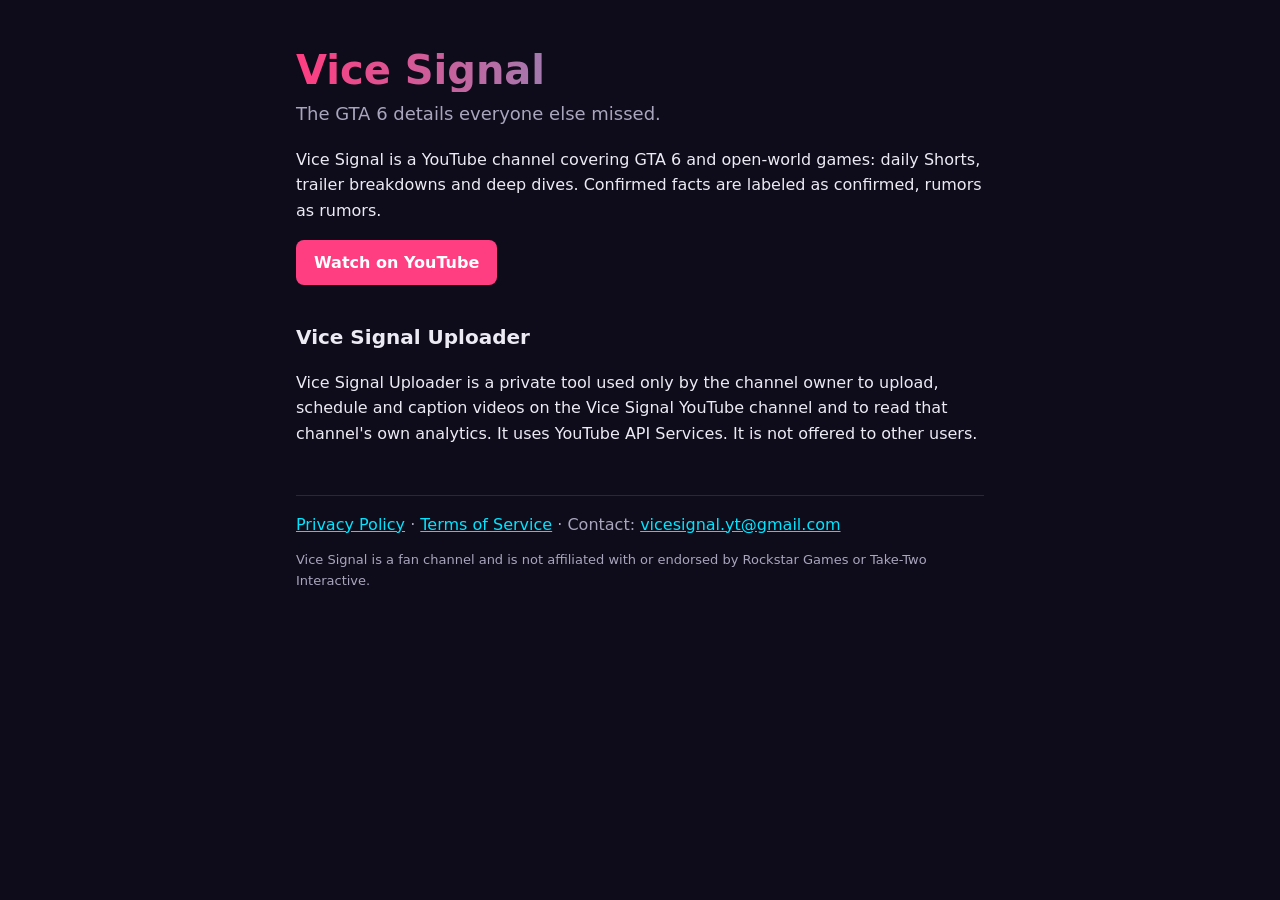
<file: index.html>
<!doctype html>
<html lang="en">
<head>
<meta charset="utf-8">
<meta name="viewport" content="width=device-width, initial-scale=1">
<title>Vice Signal</title>
<meta name="description" content="Vice Signal — GTA 6 news, trailer breakdowns and honest takes on YouTube.">
<link rel="stylesheet" href="style.css">
</head>
<body>
<main>
  <h1>Vice Signal</h1>
  <p class="tag">The GTA 6 details everyone else missed.</p>
  <p>Vice Signal is a YouTube channel covering GTA 6 and open-world games: daily Shorts, trailer
     breakdowns and deep dives. Confirmed facts are labeled as confirmed, rumors as rumors.</p>
  <p><a class="btn" href="https://www.youtube.com/@OnViceSignal">Watch on YouTube</a></p>

  <h2>Vice Signal Uploader</h2>
  <p>Vice Signal Uploader is a private tool used only by the channel owner to upload, schedule and
     caption videos on the Vice Signal YouTube channel and to read that channel's own analytics.
     It uses YouTube API Services. It is not offered to other users.</p>

  <footer>
    <a href="privacy.html">Privacy Policy</a> · <a href="terms.html">Terms of Service</a> ·
    Contact: <a href="mailto:vicesignal.yt@gmail.com">vicesignal.yt@gmail.com</a>
    <p class="small">Vice Signal is a fan channel and is not affiliated with or endorsed by Rockstar Games or Take-Two Interactive.</p>
  </footer>
</main>
</body>
</html>
</file>
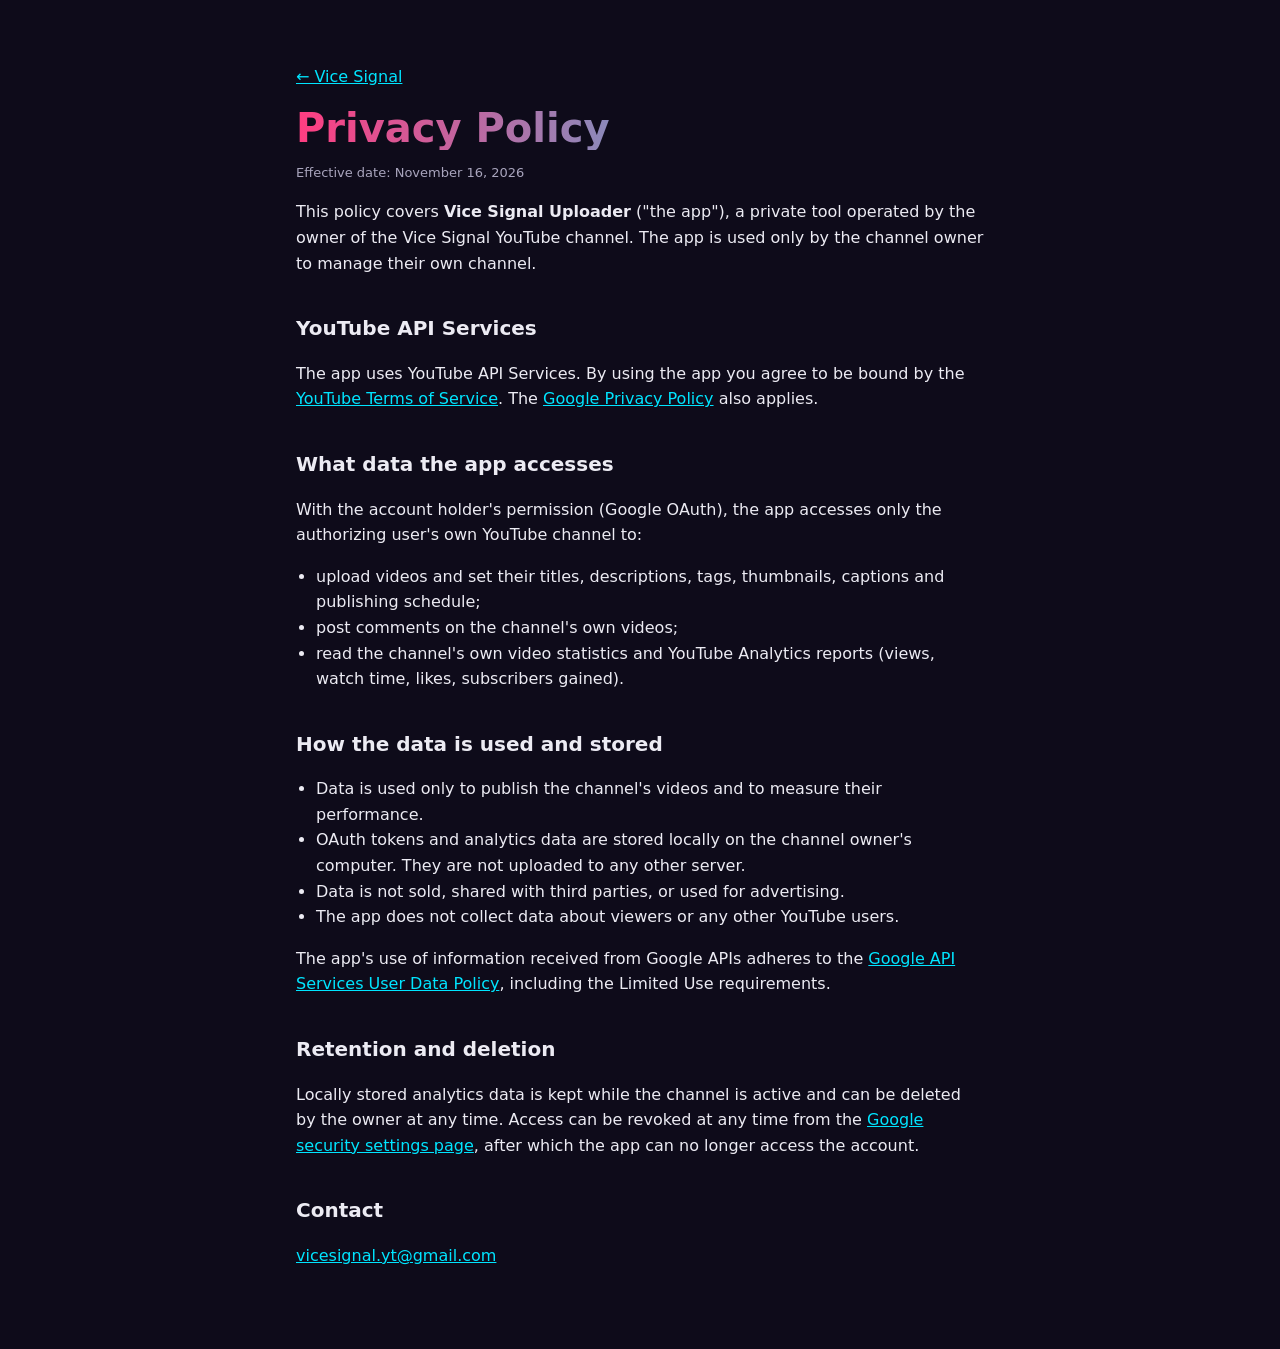
<file: privacy.html>
<!doctype html>
<html lang="en">
<head>
<meta charset="utf-8">
<meta name="viewport" content="width=device-width, initial-scale=1">
<title>Privacy Policy — Vice Signal</title>
<link rel="stylesheet" href="style.css">
</head>
<body>
<main>
  <p><a href="index.html">← Vice Signal</a></p>
  <h1>Privacy Policy</h1>
  <p class="small">Effective date: November 16, 2026</p>

  <p>This policy covers <strong>Vice Signal Uploader</strong> ("the app"), a private tool operated by the owner of
     the Vice Signal YouTube channel. The app is used only by the channel owner to manage their own channel.</p>

  <h2>YouTube API Services</h2>
  <p>The app uses YouTube API Services. By using the app you agree to be bound by the
     <a href="https://www.youtube.com/t/terms">YouTube Terms of Service</a>. The
     <a href="https://policies.google.com/privacy">Google Privacy Policy</a> also applies.</p>

  <h2>What data the app accesses</h2>
  <p>With the account holder's permission (Google OAuth), the app accesses only the authorizing user's own YouTube channel to:</p>
  <ul>
    <li>upload videos and set their titles, descriptions, tags, thumbnails, captions and publishing schedule;</li>
    <li>post comments on the channel's own videos;</li>
    <li>read the channel's own video statistics and YouTube Analytics reports (views, watch time, likes, subscribers gained).</li>
  </ul>

  <h2>How the data is used and stored</h2>
  <ul>
    <li>Data is used only to publish the channel's videos and to measure their performance.</li>
    <li>OAuth tokens and analytics data are stored locally on the channel owner's computer. They are not uploaded to any other server.</li>
    <li>Data is not sold, shared with third parties, or used for advertising.</li>
    <li>The app does not collect data about viewers or any other YouTube users.</li>
  </ul>
  <p>The app's use of information received from Google APIs adheres to the
     <a href="https://developers.google.com/terms/api-services-user-data-policy">Google API Services User Data Policy</a>,
     including the Limited Use requirements.</p>

  <h2>Retention and deletion</h2>
  <p>Locally stored analytics data is kept while the channel is active and can be deleted by the owner at any time.
     Access can be revoked at any time from the
     <a href="https://security.google.com/settings/security/permissions">Google security settings page</a>,
     after which the app can no longer access the account.</p>

  <h2>Contact</h2>
  <p><a href="mailto:vicesignal.yt@gmail.com">vicesignal.yt@gmail.com</a></p>
</main>
</body>
</html>
</file>
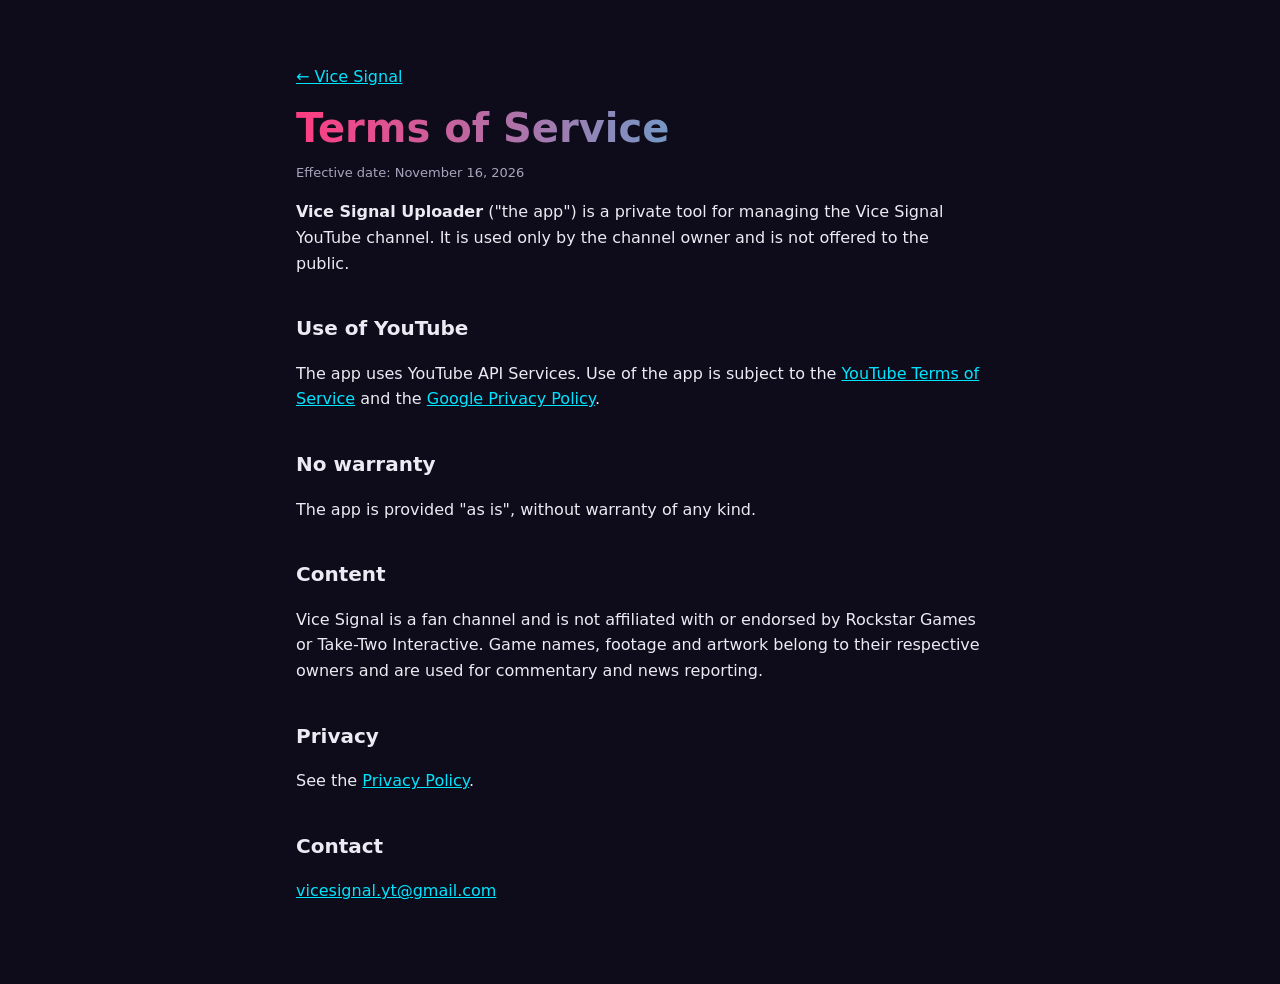
<file: terms.html>
<!doctype html>
<html lang="en">
<head>
<meta charset="utf-8">
<meta name="viewport" content="width=device-width, initial-scale=1">
<title>Terms of Service — Vice Signal</title>
<link rel="stylesheet" href="style.css">
</head>
<body>
<main>
  <p><a href="index.html">← Vice Signal</a></p>
  <h1>Terms of Service</h1>
  <p class="small">Effective date: November 16, 2026</p>

  <p><strong>Vice Signal Uploader</strong> ("the app") is a private tool for managing the Vice Signal YouTube channel.
     It is used only by the channel owner and is not offered to the public.</p>

  <h2>Use of YouTube</h2>
  <p>The app uses YouTube API Services. Use of the app is subject to the
     <a href="https://www.youtube.com/t/terms">YouTube Terms of Service</a> and the
     <a href="https://policies.google.com/privacy">Google Privacy Policy</a>.</p>

  <h2>No warranty</h2>
  <p>The app is provided "as is", without warranty of any kind.</p>

  <h2>Content</h2>
  <p>Vice Signal is a fan channel and is not affiliated with or endorsed by Rockstar Games or Take-Two Interactive.
     Game names, footage and artwork belong to their respective owners and are used for commentary and news reporting.</p>

  <h2>Privacy</h2>
  <p>See the <a href="privacy.html">Privacy Policy</a>.</p>

  <h2>Contact</h2>
  <p><a href="mailto:vicesignal.yt@gmail.com">vicesignal.yt@gmail.com</a></p>
</main>
</body>
</html>
</file>
<file: style.css>
:root { --bg: #0e0b1a; --fg: #ecebf3; --mut: #a9a5bd; --pink: #ff3d81; --cyan: #00e5ff; }
* { box-sizing: border-box; }
body { margin: 0; background: var(--bg); color: var(--fg);
       font: 16px/1.6 system-ui, -apple-system, "Segoe UI", sans-serif; }
main { max-width: 720px; margin: 0 auto; padding: 48px 16px 64px; }
h1 { font-size: 40px; line-height: 1.1; margin: 0 0 8px;
     background: linear-gradient(90deg, var(--pink), var(--cyan)); -webkit-background-clip: text;
     background-clip: text; color: transparent; }
h2 { font-size: 20px; margin-top: 36px; }
.tag { color: var(--mut); font-size: 18px; margin-top: 0; }
a { color: var(--cyan); }
.btn { display: inline-block; padding: 10px 18px; border-radius: 8px; background: var(--pink);
       color: #fff; text-decoration: none; font-weight: 600; }
footer { margin-top: 48px; padding-top: 16px; border-top: 1px solid #2a2540; color: var(--mut); }
.small { font-size: 13px; color: var(--mut); }
ul { padding-left: 20px; }
</file>
